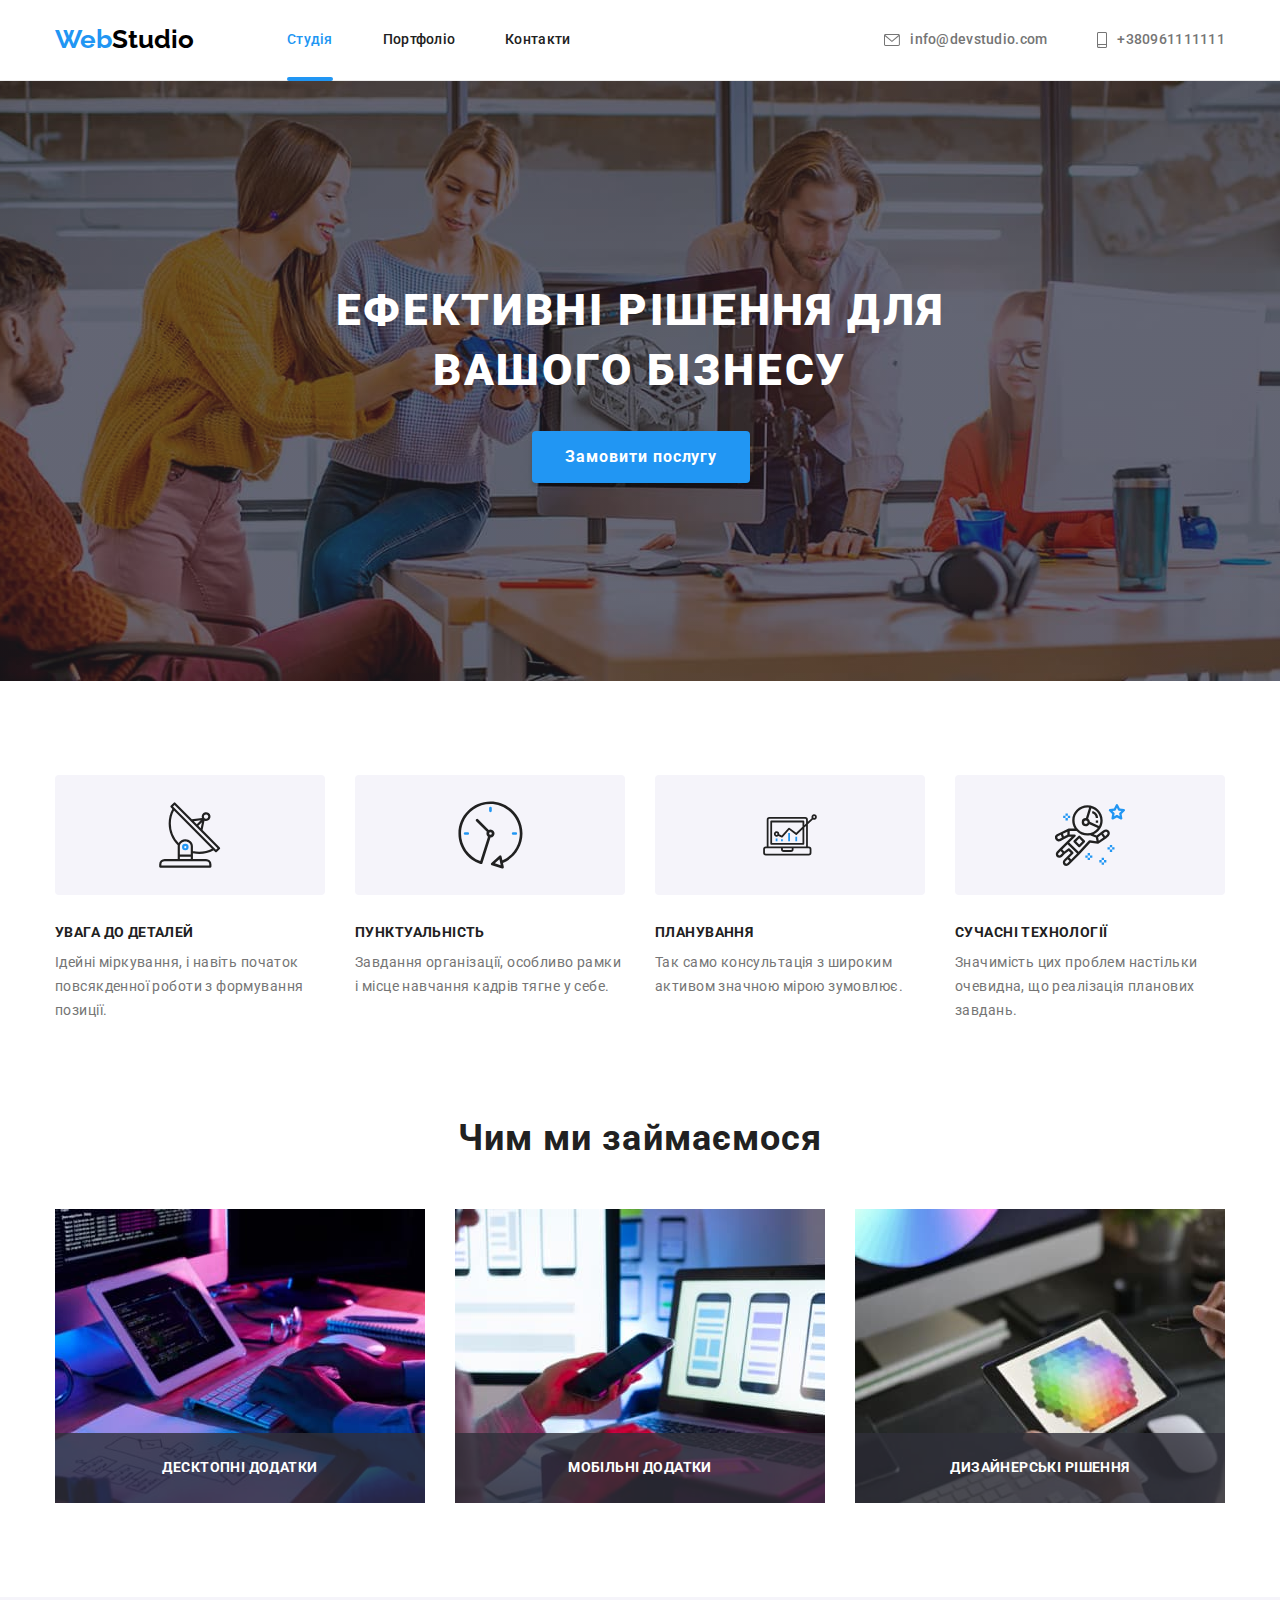
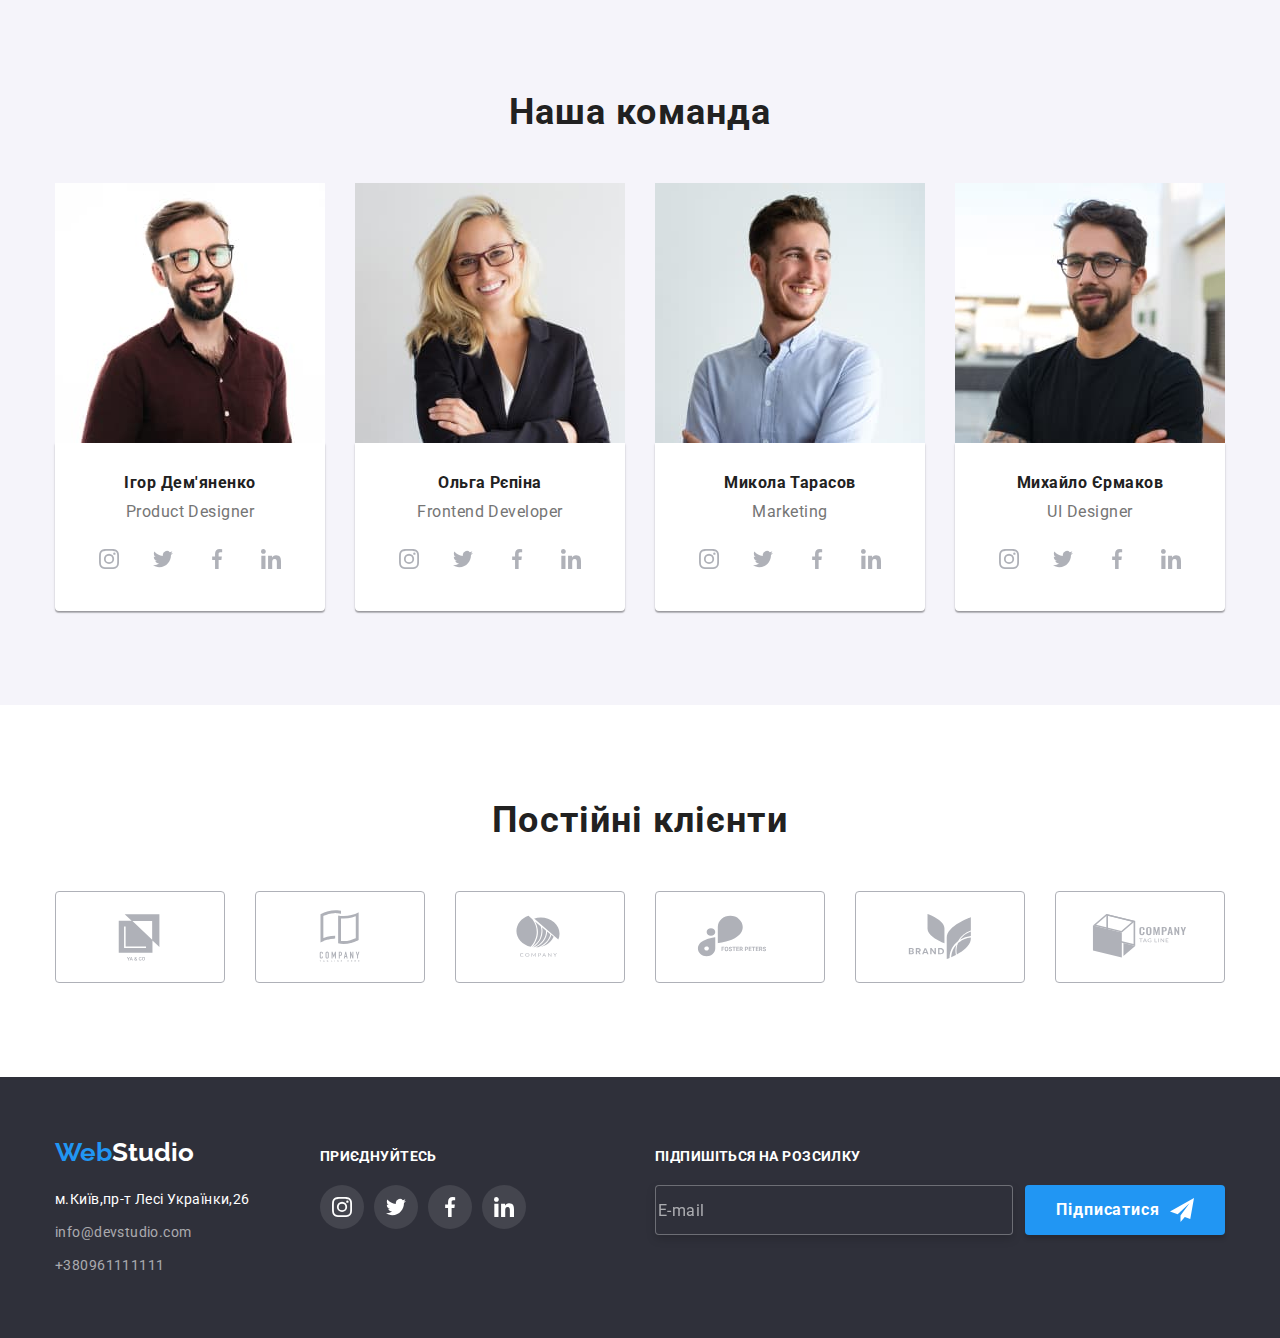
<file: index.html>
<!DOCTYPE html>
<html lang="uk">
  <head>
    <meta charset="UTF-8" />
    <meta http-equiv="X-UA-Compatible" content="IE=edge" />
    <meta name="viewport" content="width=device-width, initial-scale=1.0" />

    <link rel="preconnect" href="https://fonts.googleapis.com" />
    <link rel="preconnect" href="https://fonts.gstatic.com" crossorigin />
    <link
      href="https://fonts.googleapis.com/css2?family=Raleway:wght@700&family=Roboto:wght@400;500;700;900&display=swap"
      rel="stylesheet"
    />
    <link
      rel="stylesheet"
      href="https://cdnjs.cloudflare.com/ajax/libs/modern-normalize/1.1.0/modern-normalize.min.css"
    />
    <link rel="stylesheet" href="./css/styles.css" />
    <title>Web Studio</title>
  </head>
  <body>
    <header class="opening-section">
      <div class="container container-header">
        <nav class="navigation">
          <a lang="en" class="link logo-main" href="./index.html">
            <span class="logo">Web</span
            ><span class="logo-additional">Studio</span></a
          >
          <ul class="list header-contacts">
            <li class="header-items">
              <a href="./index.html" class="link nav-titles current link-nav">
                Студія</a
              >
            </li>
            <li>
              <a href="./portfolio.html" class="link nav-titles link-nav">
                Портфоліо
              </a>
            </li>

            <li>
              <a href="#" class="link nav-titles link-nav"> Контакти</a>
            </li>
          </ul>
        </nav>

        <ul class="list footer-contacts">
          <li>
            <a
              href="mailto:info@devstudio.com"
              class="link-contacts contacts-nav"
            >
              <svg class="contacts-icon envelope">
                <use
                  href="./images/icons.svg#icon-envelope"
                  width="16"
                  height="12"
                ></use>
              </svg>
              info@devstudio.com</a
            >
          </li>
          <li>
            <a href="tel:+380961111111" class="link-contacts contacts-nav">
              <svg class="contacts-icon smartphone">
                <use
                  href="./images/icons.svg#icon-smartphone"
                  width="10"
                  height="16"
                ></use>
              </svg>
              +380961111111</a
            >
          </li>
        </ul>
      </div>
    </header>

    <main>
      <section class="hero-section overlay">
        <div class="container">
          <h1 class="hero-title">Ефективні рішення для вашого бізнесу</h1>
          <button type="button" class="button" data-modal-open>Замовити послугу</button>
        </div>
      </section>
      <section class="benefits-section">
        <div class="container">
          <h2 class="visually-hidden">Наші переваги</h2>

          <ul class="list features">
            <li class="features-items">
              <div class="benefits">
                <svg class="benefits-icon antenna">
                  <use
                    href="./images/icons.svg#icon-antenna"
                    width="65.32"
                    height="70"
                  ></use>
                </svg>
              </div>

              <h3 class="features-title">Увага до деталей</h3>

              <p class="discription">
                Ідейні міркування, і навіть початок повсякденної роботи з
                формування позиції.
              </p>
            </li>

            <li class="features-items">
              <div class="benefits">
                <svg class="benefits-icon clock">
                  <use
                    href="./images/icons.svg#icon-clock"
                    width="66.96"
                    height="70"
                  ></use>
                </svg>
              </div>
              <h3 class="features-title">Пунктуальність</h3>

              <p class="discription">
                Завдання організації, особливо рамки і місце навчання кадрів
                тягне у себе.
              </p>
            </li>

            <li class="features-items">
              <div class="benefits">
                <svg class="benefits-icon diagram">
                  <use
                    href="./images/icons.svg#icon-diagram"
                    width="70"
                    height="53.69"
                  ></use>
                </svg>
              </div>
              <h3 class="features-title">Планування</h3>

              <p class="discription">
                Так само консультація з широким активом значною мірою зумовлює.
              </p>
            </li>

            <li class="features-items">
              <div class="benefits">
                <svg class="benefits-icon astronaut">
                  <use
                    href="./images/icons.svg#icon-astronaut"
                    width="70"
                    height="70"
                  ></use>
                </svg>
              </div>

              <h3 class="features-title">Сучасні технології</h3>

              <p class="discription">
                Значимість цих проблем настільки очевидна, що реалізація
                планових завдань.
              </p>
            </li>
          </ul>
        </div>
      </section>
      <section class="activity-section">
        <div class="container">
          <h2 class="section-title">Чим ми займаємося</h2>
          <ul class="list activity">
            <li class="activity-item">
              <img class="activity-image"
                src="./images/activity1.jpg"
                alt="людина працює за комп'ютером"
                width="370"
                height="294"
          
              />
              <div class="activity-bonus">
                <h3 class="activity-title">Десктопні додатки</h3>
              </div>
            </li>

            <li class="activity-item">
              <img
                src="./images/activity2.jpg"
                alt="людина за комп'ютером з телефоном в руках"
                width="370"
                height="294"
                
              />
               <div class="activity-bonus">
                <h3 class="activity-title">Мобільні додатки</h3>
              </div>
            </li>

            <li class="activity-item">
              <img
                src="./images/activity3.jpg"
                alt="людина з планшетом в руках"
                width="370"
                height="294"
              />
              <div class="activity-bonus">
                <h3 class="activity-title">Дизайнерські рішення</h3>
              </div>
            </li>
          </ul>
        </div>
      </section>
      <section class="section-team">
        <div class="container team-container">
          <h2 class="team-title">Наша команда</h2>
          <ul class="list team">
            <li class="team-card">
              <img
                src="./images/teamcard.jpg"
                alt="дизайнер"
                width="270"
                height="260"
              />
              <div class="team-item">
                <h3 class="person-title">Ігор Дем'яненко</h3>
                <p class="post-title">Product Designer</p>
                <ul class="soc-list">
                  <li class="soc-item">
                    <a href="" class="soc-link">
                      <svg class="soc-icon">
                        <use
                          href="./images/icons.svg#icon-instagram"
                          width="20"
                          height="20"
                        ></use>
                      </svg>
                    </a>
                  </li>
                  <li class="soc-item">
                    <a href="" class="soc-link">
                      <svg class="soc-icon">
                        <use
                          href="./images/icons.svg#icon-twitter"
                          width="20"
                          height="20"
                        ></use>
                      </svg>
                    </a>
                  </li>
                  <li class="soc-item">
                    <a href="" class="soc-link">
                      <svg class="soc-icon">
                        <use
                          href="./images/icons.svg#icon-facebook"
                          width="20"
                          height="20"
                        ></use>
                      </svg>
                    </a>
                  </li>
                  <li class="soc-item">
                    <a href="" class="soc-link">
                      <svg class="soc-icon">
                        <use
                          href="./images/icons.svg#icon-linkedin"
                          width="20"
                          height="20"
                        ></use>
                      </svg>
                    </a>
                  </li>
                </ul>
              </div>
            </li>
            <li class="team-card">
              <img
                src="./images/teamcard2.jpg"
                alt="фронтенд розробник"
                width="270"
                height="260"
              />
              <div class="team-item">
                <h3 class="person-title">Ольга Рєпіна</h3>
                <p class="post-title">Frontend Developer</p>
                <ul class="soc-list">
                  <li class="soc-item">
                    <a href="" class="soc-link">
                      <svg class="soc-icon">
                        <use
                          href="./images/icons.svg#icon-instagram"
                          width="20"
                          height="20"
                        ></use>
                      </svg>
                    </a>
                  </li>
                  <li class="soc-item">
                    <a href="" class="soc-link">
                      <svg class="soc-icon">
                        <use
                          href="./images/icons.svg#icon-twitter"
                          width="20"
                          height="20"
                        ></use>
                      </svg>
                    </a>
                  </li>
                  <li class="soc-item">
                    <a href="" class="soc-link">
                      <svg class="soc-icon">
                        <use
                          href="./images/icons.svg#icon-facebook"
                          width="20"
                          height="20"
                        ></use>
                      </svg>
                    </a>
                  </li>
                  <li class="soc-item">
                    <a href="" class="soc-link">
                      <svg class="soc-icon">
                        <use
                          href="./images/icons.svg#icon-linkedin"
                          width="20"
                          height="20"
                        ></use>
                      </svg>
                    </a>
                  </li>
                </ul>
              </div>
            </li>

            <li class="team-card">
              <img
                src="./images/teamcard3.jpg"
                alt="маркетолог"
                width="270"
                height="260"
              />
              <div class="team-item">
                <h3 class="person-title">Микола Тарасов</h3>
                <p class="post-title">Marketing</p>
                <ul class="soc-list">
                  <li class="soc-item">
                    <a href="" class="soc-link">
                      <svg class="soc-icon">
                        <use
                          href="./images/icons.svg#icon-instagram"
                          width="20"
                          height="20"
                        ></use>
                      </svg>
                    </a>
                  </li>
                  <li class="soc-item">
                    <a href="" class="soc-link">
                      <svg class="soc-icon">
                        <use
                          href="./images/icons.svg#icon-twitter"
                          width="20"
                          height="20"
                        ></use>
                      </svg>
                    </a>
                  </li>
                  <li class="soc-item">
                    <a href="" class="soc-link">
                      <svg class="soc-icon">
                        <use
                          href="./images/icons.svg#icon-facebook"
                          width="20"
                          height="20"
                        ></use>
                      </svg>
                    </a>
                  </li>
                  <li class="soc-item">
                    <a href="" class="soc-link">
                      <svg class="soc-icon">
                        <use
                          href="./images/icons.svg#icon-linkedin"
                          width="20"
                          height="20"
                        ></use>
                      </svg>
                    </a>
                  </li>
                </ul>
              </div>
            </li>
            <li class="team-card">
              <img
                src="./images/teamcard4.jpg"
                alt="дизайнер інтерфейсу"
                width="270"
                height="260"
              />
              <div class="team-item">
                <h3 class="person-title">Михайло Єрмаков</h3>
                <p class="post-title">UI Designer</p>
                <ul class="soc-list">
                  <li class="soc-item">
                    <a href="" class="soc-link">
                      <svg class="soc-icon">
                        <use
                          href="./images/icons.svg#icon-instagram"
                          width="20"
                          height="20"
                        ></use>
                      </svg>
                    </a>
                  </li>
                  <li class="soc-item">
                    <a href="" class="soc-link">
                      <svg class="soc-icon">
                        <use
                          href="./images/icons.svg#icon-twitter"
                          width="20"
                          height="20"
                        ></use>
                      </svg>
                    </a>
                  </li>
                  <li class="soc-item">
                    <a href="" class="soc-link">
                      <svg class="soc-icon">
                        <use
                          href="./images/icons.svg#icon-facebook"
                          width="20"
                          height="20"
                        ></use>
                      </svg>
                    </a>
                  </li>
                  <li class="soc-item">
                    <a href="" class="soc-link">
                      <svg class="soc-icon">
                        <use
                          href="./images/icons.svg#icon-linkedin"
                          width="20"
                          height="20"
                        ></use>
                      </svg>
                    </a>
                  </li>
                </ul>
              </div>
            </li>
          </ul>
        </div>
      </section>
      <section class="clients-section">
        <div class="container">
          <h2 class="clients-title">Постійні клієнти</h2>
          <ul class="clients-list">
            <li class="clients-item">
              <a href="" class="client-link">
                <svg class="clients-icon">
                  <use
                    href="./images/icons.svg#icon-logo1"
                    width="106"
                    height="60"
                  ></use>
                </svg>
              </a>
            </li>
            <li class="clients-item">
              <a href="" class="client-link">
                <svg class="clients-icon">
                  <use
                    href="./images/icons.svg#icon-logo2"
                    width="106"
                    height="60"
                  ></use>
                </svg>
              </a>
            </li>
            <li class="clients-item">
              <a href="" class="client-link">
                <svg class="clients-icon">
                  <use
                    href="./images/icons.svg#icon-logo3"
                    width="106"
                    height="60"
                  ></use>
                </svg>
              </a>
            </li>
            <li class="clients-item">
              <a href="" class="client-link">
                <svg class="clients-icon">
                  <use
                    href="./images/icons.svg#icon-logo4"
                    width="106"
                    height="60"
                  ></use>
                </svg>
              </a>
            </li>
            <li class="clients-item">
              <a href="" class="client-link">
                <svg class="clients-icon">
                  <use
                    href="./images/icons.svg#icon-Logo5"
                    width="106"
                    height="60"
                  ></use>
                </svg>
              </a>
            </li>
            <li class="clients-item">
              <a href="" class="client-link">
                <svg class="clients-icon">
                  <use
                    href="./images/icons.svg#icon-Logo-20-1"
                    width="106"
                    height="60"
                  ></use>
                </svg>
              </a>
            </li>
          </ul>
        </div>
      </section>
    </main>

    <footer class="footer-color">
      <div class="container box-third">
        <div class="box-third">
          <div class="box-first">
            <div class="logo-footer">
              <a lang="en" href="./index.html" class="link">
                <span class="logo">Web</span
                ><span class="specific-logo">Studio</span></a
              >
            </div>
            <address>
              <ul class="list footer-nav">
                <li class="footer-item">
                  <a
                    class="link link-map"
                    href="https://goo.gl/maps/CPtrU1FHBa2aNyZL9"
                    target="_blank"
                    rel="noopener noreferrer nofollow"
                  >
                    м.Київ,пр-т Лесі Українки,26</a
                  >
                </li>
                <li class="footer-item">
                  <a class="link-footer" href="mailto:info@devstudio.com"
                    >info@devstudio.com</a
                  >
                </li>
                <li class="footer-item">
                  <a class="link-footer" href="tel:+380961111111"
                    >+380961111111</a
                  >
                </li>
              </ul>
            </address>
          </div>
          <div class="box-second">
            <p class="footer-title">приєднуйтесь</p>

            <ul class="net-list">
              <li class="net-item">
                <a href="" class="net-links">
                  <svg class="net-icons">
                    <use
                      href="./images/icons.svg#icon-instagram"
                      width="20"
                      height="20"
                    ></use>
                  </svg>
                </a>
              </li>
              <li class="net-item">
                <a href="" class="net-links">
                  <svg class="net-icons">
                    <use
                      href="./images/icons.svg#icon-twitter"
                      width="20"
                      height="20"
                    ></use>
                  </svg>
                </a>
              </li>
              <li class="net-item">
                <a href="" class="net-links">
                  <svg class="net-icons">
                    <use
                      href="./images/icons.svg#icon-facebook"
                      width="20"
                      height="20"
                    ></use>
                  </svg>
                </a>
              </li>
              <li class="net-item">
                <a href="" class="net-links">
                  <svg class="net-icons">
                    <use
                      href="./images/icons.svg#icon-linkedin"
                      width="20"
                      height="20"
                    ></use>
                  </svg>
                </a>
              </li>
            </ul>
      
        </div>
      </div>
      <div class="box-fourth">
      <p class="action-title">Підпишіться на розсилку</p>
      
      <form  class="footer-form">
<label class="footer-label" for="mail"></label>
<input type="email" id="mail" name="user-email" class="field-footer" placeholder="E-mail">

<button type="submit" class="button-footer">
Підписатися
<svg class="footer-icon">
  <use href="./images/icons.svg#icon-icon-send-3-1" width="24" height="24"></use>
</svg>
</button>
</div>
      </form>
    </footer>
    <div class="backdrop is-hidden" data-modal>
      <div class="modal">
        
        <button data-modal-close class="close-button">
          <svg class="close-btn" width="18" height="18"><use href="./images/icons.svg#icon-close-black-18dp-2-1-1" ></use></svg></button>
    <form action="" class="form-modal">
        <p class="modal-title">Залиште свої дані, ми вам передзвонимо</p>
        <div class="person-data-container">
<label for="person-name" class="person-data">Ім'я</label>
<div class="icon-wrapper">
<input type="text" id="person-name" name="person-name" class="field">
<svg class="icon-data" width="12" height="12"><use href="./images/icons.svg#icon-person-black-18dp"></use></svg>

</div>
</div>
<div class="person-data-container">
<label for="person-tel" class="person-data">Телефон</label>
<div class="icon-wrapper">
<input type="tel" id="person-tel" name="person-tel" class="field">
<svg class="icon-data" width="12" height="12"><use href="./images/icons.svg#icon-phone-black-18dp"></use></svg>
</div>
</div>
<div class="person-data-container">
<label for="person-mail" class="person-data">Пошта</label>
<div class="icon-wrapper">
<input type="email" id="person-mail" name="person-mail" class="field">
<svg class="icon-data" width="12" height="12"><use href="./images/icons.svg#icon-email-black-18dp"></use></svg>

</div>
</div>
<div class="textarea-container">
<label for="comments" class="person-data">Коментар</label>
<textarea name="comments" id="comments" width="100%" height="120" class="comments-field" placeholder="Введіть текст"></textarea>
 </div>
<div class="checkbox-container">
 <label class="label-input">
    <input type="checkbox" class="input">
   <svg class="icon">
    <use href="./images/icons.svg#icon-icon-check-12-1"></use>
   </svg>
      
        Погоджуюся з розсилкою та приймаю  
          <a href="#" class="contract-link"> Умови договору</a>
</label>
</div>
<button type="submit" class="button-modal">Відправити</button>
      </form> 
     </div>
     </div>
        <script src="./js/modal.js"></script>
  </body>
</html>
</file>
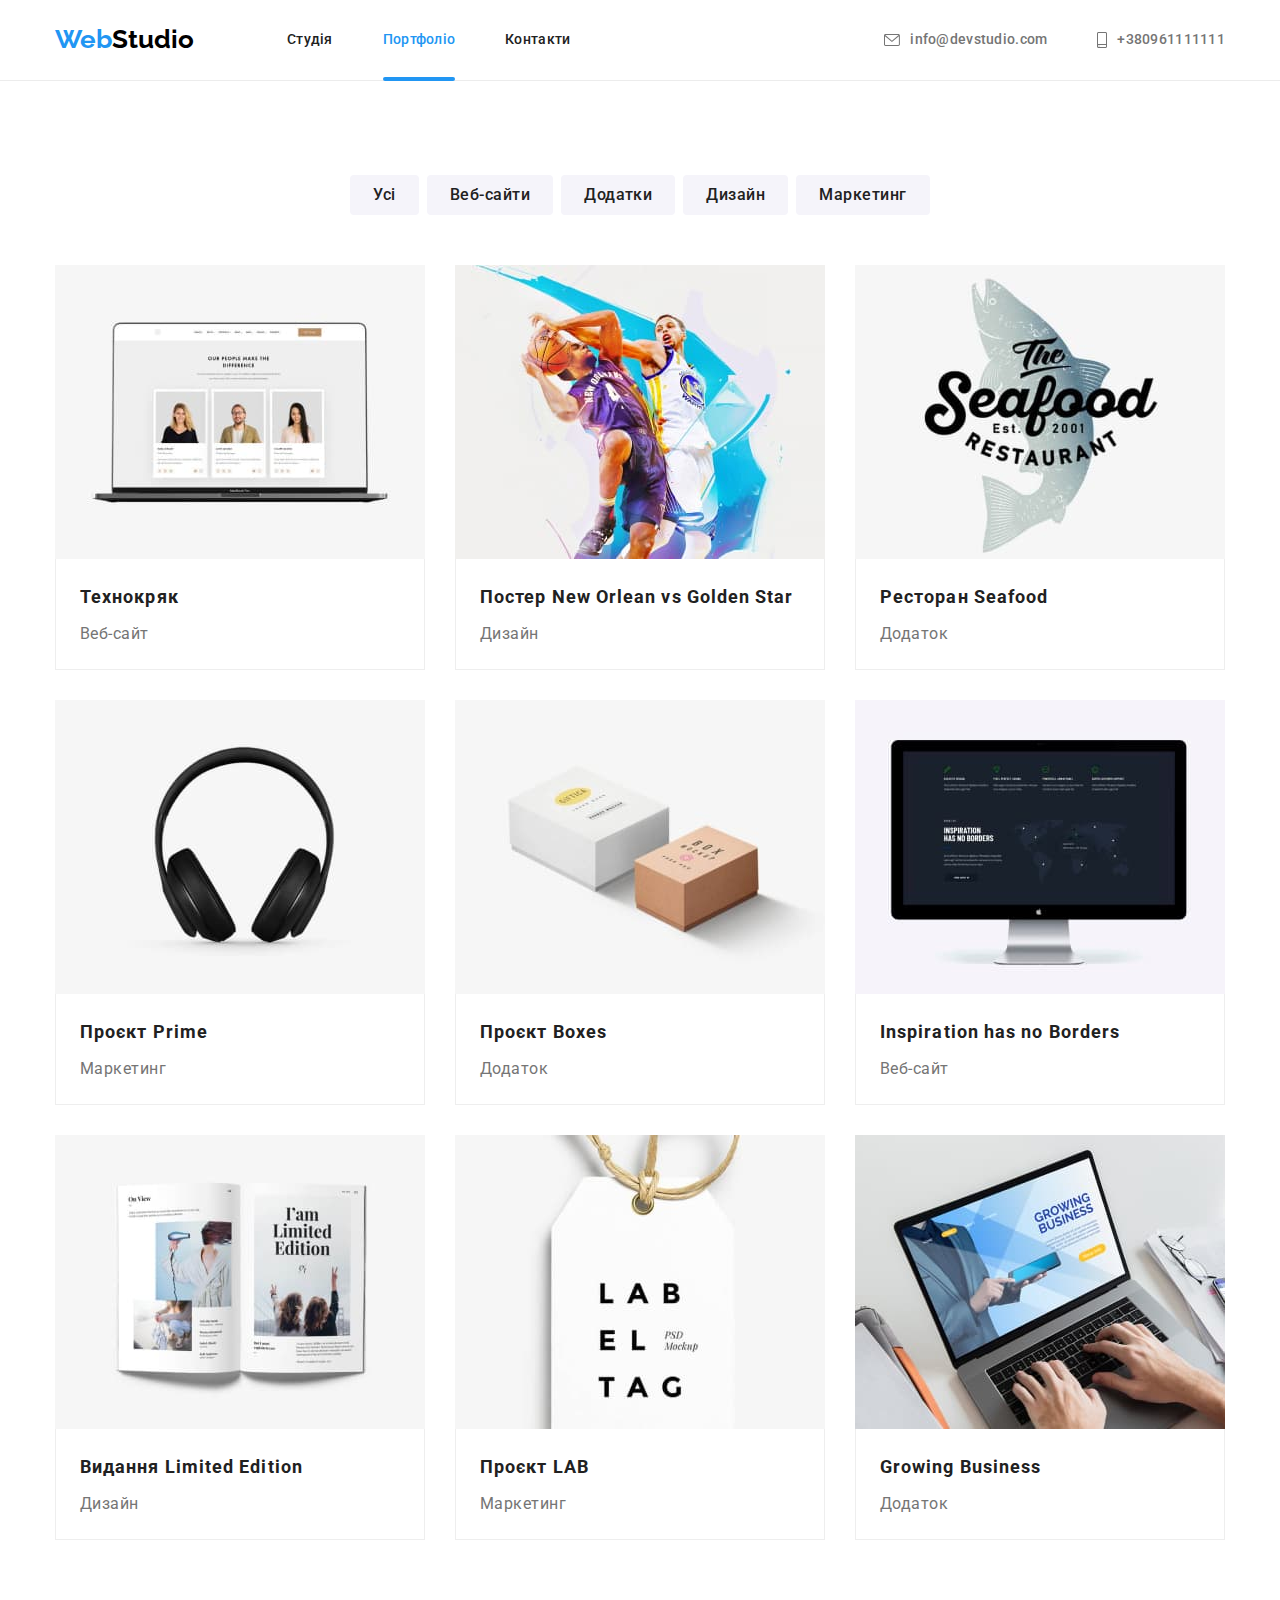
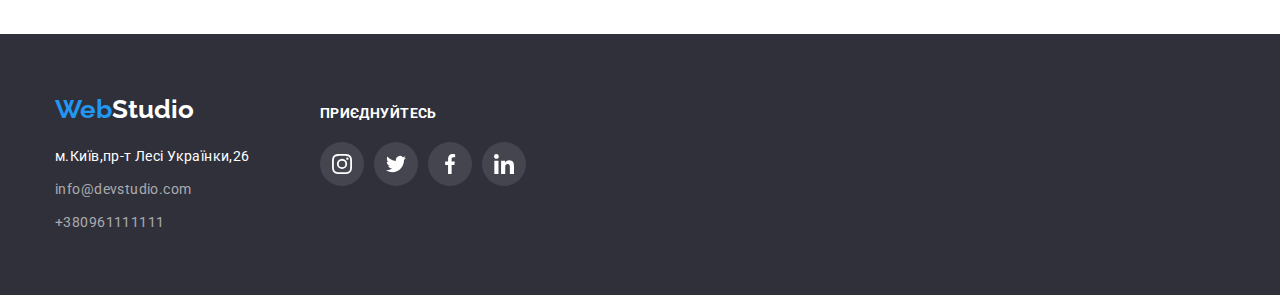
<file: portfolio.html>
<!DOCTYPE html>
<html lang="uk">
  <head>
    <meta charset="UTF-8" />
    <meta http-equiv="X-UA-Compatible" content="IE=edge" />
    <meta name="viewport" content="width=device-width, initial-scale=1.0" />

    <link rel="preconnect" href="https://fonts.googleapis.com" />
    <link rel="preconnect" href="https://fonts.gstatic.com" crossorigin />
    <link
      href="https://fonts.googleapis.com/css2?family=Raleway:wght@700&family=Roboto:wght@400;500;700;900&display=swap"
      rel="stylesheet"
    />
    <link
      rel="stylesheet"
      href="https://cdnjs.cloudflare.com/ajax/libs/modern-normalize/1.1.0/modern-normalize.min.css"
    />
    <link rel="stylesheet" href="./css/styles.css" />
    <title>Web Studio</title>
  </head>
  <body>
    <header class="opening-section">
      <div class="container container-header">
        <nav class="navigation">
          <a lang="en" class="link logo-main" href="./index.html">
            <span class="logo">Web</span
            ><span class="logo-additional">Studio</span></a
          >
          <ul class="list header-contacts">
            <li class="header-items">
              <a href="./index.html" class="link nav-titles link-nav">
                Студія</a
              >
            </li>
            <li>
              <a
                href="./portfolio.html"
                class="link nav-titles current link-nav"
              >
                Портфоліо
              </a>
            </li>

            <li>
              <a href="#" class="link nav-titles link-nav"> Контакти</a>
            </li>
          </ul>
        </nav>

        <ul class="list footer-contacts">
          <li>
            <a
              href="mailto:info@devstudio.com"
              class="link-contacts contacts-nav"
            >
              <svg class="contacts-icon envelope">
                <use
                  href="./images/icons.svg#icon-envelope"
                  width="16"
                  height="12"
                ></use>
              </svg>
              info@devstudio.com</a
            >
          </li>
          <li>
            <a href="tel:+380961111111" class="link-contacts contacts-nav">
              <svg class="contacts-icon smartphone">
                <use
                  href="./images/icons.svg#icon-smartphone"
                  width="10"
                  height="16"
                ></use>
              </svg>
              +380961111111</a
            >
          </li>
        </ul>
      </div>
    </header>

    <main>
      <section class="portfolio-section">
        <div class="container container-portfolio">
          <h1 class="visually-hidden">Портфоліо</h1>

          <ul class="list buttons-nav">
            <li>
              <button type="button" class="select-button button-item">
                Усі
              </button>
            </li>
            <li>
              <button type="button" class="select-button button-item">
                Веб-сайти
              </button>
            </li>

            <li>
              <button type="button" class="select-button button-item">
                Додатки
              </button>
            </li>
            <li>
              <button type="button" class="select-button button-item">
                Дизайн
              </button>
            </li>
            <li>
              <button type="button" class="select-button button-item">
                Маркетинг
              </button>
            </li>
          </ul>

          <ul class="list card-set">
            <li class="item">
              <a href="#" class="card-link link">
                <div class="card-image">
                  <img
                    class="card-img"
                    src="./images/technokryak.jpg"
                    width="370"
                    height="294"
                    alt="сайт компанії на екрані
                  ноутбуку"
                  />
                  <div class="card-overlay">
                    <p class="overlay-description">
                      Ресурс пропонує комплексні пропозиції з різним рівнем
                      функціоналу та сервісів. Все це дозволить відвідувачу
                      отримати вичерпні відомості про компанію чи приватну
                      особу.
                    </p>
                  </div>
                </div>

                <div class="card-title">
                  <h2 class="project-title">Технокряк</h2>
                  <p class="work-title">Веб-сайт</p>
                </div>
              </a>
            </li>

            <li class="item">
              <a href="#" class="card-link link">
                <div class="card-image">
                  <img
                    src="./images/poster.jpg"
                    width="370"
                    height="294"
                    alt="постер баскетбольного матчу двох команд"
                  />
                  <div class="card-overlay">
                    <p class="overlay-description">
                      Ресурс пропонує комплексні пропозиції з різним рівнем
                      функціоналу та сервісів. Все це дозволить відвідувачу
                      отримати вичерпні відомості про компанію чи приватну
                      особу.
                    </p>
                  </div>
                </div>

                <div class="card-title">
                  <h2 class="project-title">
                    Постер New Orlean vs Golden Star
                  </h2>
                  <p class="work-title">Дизайн</p>
                </div>
              </a>
            </li>
            <li class="item">
              <a href="#" class="card-link link">
                <div class="card-image">
                  <img
                    src="./images/restaurant.jpg"
                    width="370"
                    height="294"
                    alt="додаток ресторану"
                  />
                  <div class="card-overlay">
                    <p class="overlay-description">
                      Ресурс пропонує комплексні пропозиції з різним рівнем
                      функціоналу та сервісів. Все це дозволить відвідувачу
                      отримати вичерпні відомості про компанію чи приватну
                      особу.
                    </p>
                  </div>
                </div>

                <div class="card-title">
                  <h2 class="project-title">Ресторан Seafood</h2>
                  <p class="work-title">Додаток</p>
                </div>
              </a>
            </li>
            <li class="item">
              <a href="#" class="card-link link">
                <div class="card-image">
                  <img
                    src="./images/headphones.jpg"
                    width="370"
                    height="294"
                    alt="навушники"
                  />
                  <div class="card-overlay">
                    <p class="overlay-description">
                      Ресурс пропонує комплексні пропозиції з різним рівнем
                      функціоналу та сервісів. Все це дозволить відвідувачу
                      отримати вичерпні відомості про компанію чи приватну
                      особу.
                    </p>
                  </div>
                </div>

                <div class="card-title">
                  <h2 class="project-title">Проєкт Prime</h2>
                  <p class="work-title">Маркетинг</p>
                </div>
              </a>
            </li>
            <li class="item">
              <a href="#" class="card-link link">
                <div class="card-image">
                  <img
                    src="./images/boxes.jpg"
                    width="370"
                    height="294"
                    alt="коробки"
                  />
                  <div class="card-overlay">
                    <p class="overlay-description">
                      Ресурс пропонує комплексні пропозиції з різним рівнем
                      функціоналу та сервісів. Все це дозволить відвідувачу
                      отримати вичерпні відомості про компанію чи приватну
                      особу.
                    </p>
                  </div>
                </div>

                <div class="card-title">
                  <h2 class="project-title">Проєкт Boxes</h2>
                  <p class="work-title">Додаток</p>
                </div>
              </a>
            </li>
            <li class="item">
              <a href="#" class="card-link link">
                <div class="card-image">
                  <img src="./images/computer.jpg" alt="комп'ютер" />
                  <div class="card-overlay">
                    <p class="overlay-description">
                      Ресурс пропонує комплексні пропозиції з різним рівнем
                      функціоналу та сервісів. Все це дозволить відвідувачу
                      отримати вичерпні відомості про компанію чи приватну
                      особу.
                    </p>
                  </div>
                </div>

                <div class="card-title">
                  <h2 class="project-title">Inspiration has no Borders</h2>
                  <p class="work-title">Веб-сайт</p>
                </div>
              </a>
            </li>
            <li class="item">
              <a href="#" class="card-link link">
                <div class="card-image">
                  <img
                    src="./images/book.jpg"
                    width="370"
                    height="294"
                    alt="розгорнута книга"
                  />
                  <div class="card-overlay">
                    <p class="overlay-description">
                      Ресурс пропонує комплексні пропозиції з різним рівнем
                      функціоналу та сервісів. Все це дозволить відвідувачу
                      отримати вичерпні відомості про компанію чи приватну
                      особу.
                    </p>
                  </div>
                </div>

                <div class="card-title">
                  <h2 class="project-title">Видання Limited Edition</h2>
                  <p class="work-title">Дизайн</p>
                </div>
              </a>
            </li>
            <li class="item">
              <a href="#" class="card-link link">
                <div class="card-image">
                  <img
                    src="./images/label.jpg"
                    width="370"
                    height="294"
                    alt="бейджик"
                  />
                  <div class="card-overlay">
                    <p class="overlay-description">
                      Ресурс пропонує комплексні пропозиції з різним рівнем
                      функціоналу та сервісів. Все це дозволить відвідувачу
                      отримати вичерпні відомості про компанію чи приватну
                      особу.
                    </p>
                  </div>
                </div>

                <div class="card-title">
                  <h2 class="project-title">Проєкт LAB</h2>
                  <p class="work-title">Маркетинг</p>
                </div>
              </a>
            </li>
            <li class="item">
              <a href="#" class="card-link link">
                <div class="card-image">
                  <img
                    src="./images/hannds_on_computer.jpg"
                    width="370"
                    height="294"
                    alt="руки на клавіатурі ноутбуку"
                  />
                  <div class="card-overlay">
                    <p class="overlay-description">
                      Ресурс пропонує комплексні пропозиції з різним рівнем
                      функціоналу та сервісів. Все це дозволить відвідувачу
                      отримати вичерпні відомості про компанію чи приватну
                      особу.
                    </p>
                  </div>
                </div>

                <div class="card-title">
                  <h2 class="project-title">Growing Business</h2>
                  <p class="work-title">Додаток</p>
                </div>
              </a>
            </li>
          </ul>
        </div>
      </section>
    </main>

    <footer class="footer-color">
      <div class="container container-footer">
        <div class="box-third">
          <div class="box-first">
            <div class="logo-footer">
              <a lang="en" href="./index.html" class="link">
                <span class="logo">Web</span
                ><span class="specific-logo">Studio</span></a
              >
            </div>
            <address>
              <ul class="list footer-nav">
                <li class="footer-item">
                  <a
                    class="link link-map"
                    href="https://goo.gl/maps/CPtrU1FHBa2aNyZL9"
                    target="_blank"
                    rel="noopener noreferrer nofollow"
                  >
                    м.Київ,пр-т Лесі Українки,26</a
                  >
                </li>
                <li class="footer-item">
                  <a class="link-footer" href="mailto:info@devstudio.com"
                    >info@devstudio.com</a
                  >
                </li>
                <li class="footer-item">
                  <a class="link-footer" href="tel:+380961111111"
                    >+380961111111</a
                  >
                </li>
              </ul>
            </address>
          </div>
          <div class="box-second">
            <p class="footer-title">приєднуйтесь</p>

            <ul class="net-list">
              <li class="net-item">
                <a href="" class="net-links">
                  <svg class="net-icons">
                    <use
                      href="./images/icons.svg#icon-instagram"
                      width="20"
                      height="20"
                    ></use>
                  </svg>
                </a>
              </li>
              <li class="net-item">
                <a href="" class="net-links">
                  <svg class="net-icons">
                    <use
                      href="./images/icons.svg#icon-twitter"
                      width="20"
                      height="20"
                    ></use>
                  </svg>
                </a>
              </li>
              <li class="net-item">
                <a href="" class="net-links">
                  <svg class="net-icons">
                    <use
                      href="./images/icons.svg#icon-facebook"
                      width="20"
                      height="20"
                    ></use>
                  </svg>
                </a>
              </li>
              <li class="net-item">
                <a href="" class="net-links">
                  <svg class="net-icons">
                    <use
                      href="./images/icons.svg#icon-linkedin"
                      width="20"
                      height="20"
                    ></use>
                  </svg>
                </a>
              </li>
            </ul>
          </div>
        </div>
      </div>
    </footer>
  </body>
</html>
</file>
<file: css/styles.css>
:root {
    --base-color: #212121;
    --additional-color: #2196F3;
    --accent-color: #000000;
    --text-color: #757575;
    --attribute-color: #FFFFFF;
    --section-color: #2F303A;
    --contacts-color: rgba(255, 255, 255, 0.6);
    --button-color: #F5F4FA;
    --portfolio-color: #F5F5F5;
    --button-active: #188CE8;
    --border-color: #ECECEC;
    --secondary-border: #EEEEEE;
    --icon-color:#AFB1B8;
    --background-icon:rgba(255, 255, 255, 0.1);
    --transition-timing-function: cubic-bezier(0.4,0, 0.2, 1);
    --transition-duration: 250ms;
}

body {

    font-family: 'Roboto', sans-serif;
 
    font-weight: 500;
    color: var(--base-color);
    background-color: var(--attribute-color);


}

.opening-section {
    background-color: var(--attribute-color);
    border-bottom: 1px solid var(--border-color);
}

.logo {
    font-family: 'Raleway', sans-serif;
    font-style: normal;
    font-weight: 700;
    font-size: 26px;
    line-height: 1.19;
    text-decoration: none;
    color: var(--additional-color);


}

.logo-additional {
    font-family: 'Raleway', sans-serif;
    font-style: normal;
    font-weight: 700;
    font-size: 26px;
    line-height: 1.19;
    text-decoration: none;
    color: var(--accent-color);


}

.specific-logo {
    font-family: 'Raleway', sans-serif;
    font-style: normal;
    font-weight: 700;
    font-size: 26px;
    line-height: 1.19;
    color: var(--attribute-color)
}

a {
    text-decoration: none;

}

.link {
    text-decoration: none;
}

.nav-titles {

  
    font-size: 14px;
    letter-spacing: 0.02em;
    line-height: 1.14;
    color: var(--base-color);
transition-property:  color;
transition-duration: var(--transition-duration);
transition-timing-function: var(--transition-timing-function);

}

.nav-titles:hover,
.nav-titles:focus {
    color: var(--additional-color);
}

.link-contacts {
    font-family: 'Roboto';
    font-weight: 500;
    font-size: 14px;
    line-height: 1.14;
    letter-spacing: 0.02em;
    color: var(--text-color);
transition-property: color;
transition-duration: var(--transition-duration);
transition-timing-function: var(--transition-timing-function);
}

.link-contacts:hover,
.link-contacts:focus {
    color: var(--additional-color);
}
.link-contacts:focus .contacts-icon{
    fill: var(--additional-color);
}
.link-contacts:hover .contacts-icon{
    fill: var(--additional-color);
}
.contacts-icon{
    transition-property: fill;
    transition-duration: var(--transition-duration);
    transition-timing-function: var(--transition-timing-function);
}
.link-footer {
    font-style: normal;
    font-weight: 400;
    font-size: 14px;
    line-height: 1.71;
    letter-spacing: 0.03em;
    color: var(--contacts-color);
    transition-property: color;
    transition-duration:var(--transition-duration);
    transition-timing-function: var(--transition-timing-function);

}

.link-footer:hover,
.link-footer:focus {
    color: var(--additional-color);
}

.list {
    list-style-type: none;
}

.hero-section {
    background-color: var(--section-color);
}

.current.link-nav {
    position: relative;
    color: var(--additional-color);
}

.current::after{
    content: " ";
    position: absolute;
    bottom:-1px;
    left: 0;
    width: 100%;
    height: 4px;
    background: var(--additional-color);
    border-radius: 2px;
}
.link-map {
    font-style: normal;
    font-weight: 400;
    font-size: 14px;
    line-height: 1.71;
    letter-spacing: 0.03em;
    color: var(--attribute-color);
}

.hero-section {
    background-color: var(--section-color);
    padding: 200px 0;

}

.hero-title {
    font-weight: 900;
    font-size: 44px;
    line-height: 1.36;
    letter-spacing: 0.06em;
    text-transform: uppercase;
    color: var(--attribute-color);
    margin: 0 auto 30px auto;
    width: 696px;
    text-align: center;

}

.button {
    display: inline-block;
    margin-left: 477px;
    margin-right: 477px;
    text-align: center;
    border-radius: 4px;
    min-width: 215px;
    box-shadow: 0px 4px 4px rgba(0, 0, 0, 0.15);
    padding: 10px 32px;
    border: 1px solid transparent;
    white-space: nowrap;
    font-family: inherit;
    font-weight: 700;
    font-size: 16px;
    line-height: 1.87;
    letter-spacing: 0.06em;
    background-color: var(--additional-color);
    color: var(--attribute-color);
    cursor: pointer;
   transition-property: background-color;
   transition-duration: var(--transition-duration);
   transition-timing-function: var(--transition-timing-function);
}

.button:hover,
.button:focus {
    background-color: var(--button-active);
}

.select-button {
    font-family: inherit;
    font-size: 16px;
    font-weight: 500;
    line-height: 1.63;
    letter-spacing: 0.03em;
    background-color: var(--button-color);
    color: var(--base-color);
    cursor: pointer;
    display: inline-block;
    border-radius: 4px;
    border: 1px solid transparent;
    padding: 6px 22px;
    transition-property: background-color, color, box-shadow;
    transition-duration: var(--transition-duration);
    transition-timing-function: var(--transition-timing-function);

}

.select-button:hover,
.select-button:focus {
    background-color: var(--additional-color);
    color: var(--attribute-color);
    
    box-shadow: 0px 3px 1px rgba(0, 0, 0, 0.1), 0px 1px 2px rgba(0, 0, 0, 0.08), 0px 2px 2px rgba(0, 0, 0, 0.12);
}

.visually-hidden {
    position: absolute;
    width: 1px;
    height: 1px;
    margin: -1px;
    padding: 0;
    overflow: hidden;
    border: 0;
    clip: rect(0 0 0 0);
}

.features-title {
    font-weight: 700;
    font-size: 14px;
    line-height: 1.14;
    letter-spacing: 0.03em;
    text-transform: uppercase;
    margin-top: 0px;
    margin-bottom: 10px;

}

.discription {
    font-weight: 400;
    font-size: 14px;
    line-height: 1.71;
    letter-spacing: 0.03em;
    color: var(--text-color);
}

.section-team {
    background-color: var(--button-color);
}

.section-title {
    font-weight: 700;
    font-size: 36px;
    line-height: 1.17;
    letter-spacing: 0.03em;
    text-align: center;
    margin-top: 0;
    margin-bottom: 50px;
    text-align: center;
}

.team-title {
    font-weight: 700;
    font-size: 36px;
    line-height: 1.17;
    letter-spacing: 0.03em;
    margin-top: 0;
    margin-bottom: 50px;
    text-align: center;
}


.person-title {
    font-size: 16px;
    line-height: 1.19;
    letter-spacing: 0.03em;
    margin-top: 0px;
    margin-bottom: 10px;

}

.post-title {
    font-weight: 400;
    font-size: 16px;
    line-height: 1.19;
    letter-spacing: 0.03em;
    color: var(--text-color);
}

.project-title {
    font-weight: 700;
    font-size: 18px;
    line-height: 2;
    letter-spacing: 0.06em;
    color: var(--base-color);
    margin-top: 0px;
    margin-bottom: 4px;

}

.work-title {
    font-weight: 400;
    font-size: 16px;
    line-height: 1.87;
    letter-spacing: 0.03em;
    color: var(--text-color);
}

.footer-color {
    background-color: var(--section-color);
    padding: 60px 0px;
}

h1,
h2.h3,
h4,
h5,
h6,
p,
ul {
    margin: 0;
    padding: 0;
}

img {
    display: block;
    max-width: 100%;
    height: auto;
}

.logo-main {
    margin: 24px 93px 25px 0px;
}

.navigation {
    margin-right: auto;
    display: flex;
}

.link-nav {
    padding: 32px 0;
    display: block;
}
.envelope{
    width: 16px;
    height: 12px;
    fill: var(--text-color);
    
    margin-right: 10px;
}
.smartphone{
    width:10px;
    height: 16px;
    fill: var(--text-color);
    margin-right: 10px;
}
.contacts-nav {
    padding: 32px 0;
    display: flex;
    align-items: center;
    
}

.container {
    width: 1200px;
    padding: 0px 15px;
    margin: 0 auto;
}

.container-header {
    display: flex;

    align-items: center;

}

.header-contacts {
    
    display: flex;
    gap: 50px;
    justify-content: space-between;

}

.footer-contacts {
    display: flex;
 gap: 50px;
   

}

.overlay {
    max-width: 1600px;
    height: 600px;
    margin-left: auto;
    margin-right: auto;
   
    background-image:linear-gradient(to right, rgba(47, 48, 58, 0.4),rgba(47, 48, 58, 0.4)),
        url(../images/hero.jpg);
    background-repeat: no-repeat;
    background-position: center;
    background-size: cover;
}

.features {
    display: flex;
    gap: 30px;
}

.features-items {
    width: 270px;
}

.activity-section {
    padding: 0px 0px 94px 0px;
}

.activity {
    display: flex;
    gap: 30px;

}

.activity-item {
    width: 370px;
position: relative;
}

.activity-bonus{
    position: absolute;
    left: 0;
    right: 0;
    bottom: 0;
    width: 370px;
    height: 70px;
    display: flex;
    align-items: center;
    justify-content: center;
    background-color: rgba(47, 48, 58, 0.8);
}
.activity-title{
    margin: 0;
    font-weight: 700;
        font-size: 14px;
        line-height: 1.14;
        text-align: center;
        letter-spacing: 0.03em;
        text-transform: uppercase;
        color: var(--attribute-color);
}
.section-team {
    padding: 94px 0px;
}

.team {
    display: flex;
    gap: 30px;
}

.team-card {
    width: 270px;

}

.team-item {
    width: 270px;
    padding-top: 30px;
    padding-bottom: 30px;
    gap: 30px;
    text-align: center;
    box-shadow: 0px 1px 3px rgba(0, 0, 0, 0.12), 0px 1px 1px rgba(0, 0, 0, 0.14), 0px 2px 1px rgba(0, 0, 0, 0.2);
    border-radius: 0px 0px 4px 4px;
    background: var(--attribute-color);
}

.footer-nav {
    display: flex;
    flex-direction: column;
    gap: 9px;
}

.logo-footer {
    margin-bottom: 20px;

}

.portfolio-section {
    padding: 94px 0px;
}

.buttons-nav {
    display: flex;
    margin-left: auto;
    margin-right: auto;
    margin-bottom: 50px;
    justify-content: center;
    gap: 8px;

}

.card-set {
    display: flex;
    flex-wrap: wrap;
    gap: 30px;
}

.item{
   width: 370px;  
}
.card-image{
  position: relative;
  overflow: hidden;
}
.card-overlay{
position: absolute;
top: 0;
left: 0;
background-color: rgba(33, 150, 243, 0.9);
width: 100%;
height: 100%;
transform: translateY(100%);
opacity: 0;
transition-property: opacity, transform, box-shadow;
transition-duration:var(--transition-duration);
transition-timing-function: var(--transition-timing-function);
}

.overlay-description{
padding: 63px 24px;
font-weight: 400;
font-size: 18px;
line-height: 1.56;
letter-spacing: 0.03em;
 color: var(--attribute-color);
}
.item:hover .card-overlay{
    transform: translateY(0%);
    opacity: 1;
    box-shadow: 0px 1px 1px rgba(0, 0, 0, 0.12), 0px 4px 4px rgba(0, 0, 0, 0.06), 1px 4px 6px rgba(0, 0, 0, 0.16);
}
.item:focus .card-overlay{
    transform: translateY(0%);
    opacity: 1;
    box-shadow: 0px 1px 1px rgba(0, 0, 0, 0.12), 0px 4px 4px rgba(0, 0, 0, 0.06), 1px 4px 6px rgba(0, 0, 0, 0.16);
}
.card-link{
    transition-property: box-shadow;
    transition-duration: var(--transition-duration);
    transition-timing-function: var(--transition-timing-function);
}
.card-link:hover .card-overlay{
box-shadow: 0px 1px 1px rgba(0, 0, 0, 0.12), 0px 4px 4px rgba(0, 0, 0, 0.06), 1px 4px 6px rgba(0, 0, 0, 0.16);
}
.card-link:focus .card-overlay{
box-shadow: 0px 1px 1px rgba(0, 0, 0, 0.12), 0px 4px 4px rgba(0, 0, 0, 0.06), 1px 4px 6px rgba(0, 0, 0, 0.16);
}


.card-title {
    padding: 20px 24px;
    border: 1px solid var(--secondary-border);
    border-top: none;
}

.benefits-section{
    padding: 94px 0px;
}

.box-icons{
display: flex;
    gap: 30px;
}

.benefits{
    display: flex;
    width: 270px;
    height: 120px;
    justify-content:center;
    align-items: center;
background-color: var(--button-color);
    margin-bottom: 30px;
    border-radius: 4px;
    
}
.benefits-icon.antenna{
    width: 65.32px;
    height: 70px;
}
.benefits-icon.clock{
    width: 66.96px;
    height: 70px;
}
.benefits-icon.diagram{
width: 70px;
height: 53.69px;
}
.benefits-icon.astronaut{
    width: 70px;
    height: 70px;
}
.soc-list{
    list-style-type: none;
    display: flex;
    gap:10px;
    margin-top: 16px;
    justify-content: center;
}
.soc-item{
    
    width: 44px;
    height: 44px;

}
.soc-link{
 display: flex;
 width: 44px;
 height: 44px;
 background-color:var(--attribute-color);
 border-radius: 50%;
 justify-content: center;
 align-items: center;
 transition-property: fill, background-color;
 transition-duration: var(--transition-duration);
 transition-timing-function: var(--transition-timing-function);
}
.soc-icon{
    width: 20px;
    height: 20px;
    fill: var(--icon-color);
}
.soc-link:hover{
    background-color: var(--additional-color);
}
.soc-link:focus{
background-color: var(--additional-color);
}
.soc-link:hover .soc-icon{
    fill: var(--attribute-color);
}
.soc-link:focus .soc-icon{
fill: var(--attribute-color);
}

.clients-section{
    padding: 94px 0px;
}
.clients-list{
    list-style-type: none;
    display: flex;
    gap:30px;
}
.client-link{
    display:flex;
    width: 170px;
    height: 92px;
    border: 1px solid var(--icon-color);
    border-radius: 4px;
    justify-content: center;
    align-items: center;
fill: var(--icon-color);
transition-property: border;
transition-duration: var(--transition-duration);
transition-timing-function: var(--transition-timing-function);
}
.clients-icon{
    display: block;
    width: 106px;
    height: 60px;
   
      transition-property: fill;
      transition-duration: var(--transition-duration);
      transition-timing-function: var(--transition-timing-function);
}
.clients-title{
 margin-top: 0px;
 margin-bottom: 50px;
   text-align: center;
        font-weight: 700;
        font-size: 36px;
        line-height: 1.17;
        text-align: center;
        letter-spacing: 0.03em;
    
        color: var(--base-color)
    }

.client-link:hover {
    border: 1px solid var(--additional-color);
    fill: var(--additional-color);
}
.client-link:focus {
    border: 1px solid var(--additional-color);
    fill: var(--additional-color);
    
}

.client-link:hover .clients-icon {
    fill: var(--additional-color);
}
.client-link:focus .client-icon {
    fill: var(--additional-color);
}  


.footer-title{
 font-weight: 700;
font-size: 14px;
line-height: 1.14;
letter-spacing: 0.03em;
text-transform: uppercase;
color: var(--attribute-color);
margin-bottom: 20px;
margin-right: 183px;
}
.net-list{
    list-style-type: none;
    display: flex;
    gap: 10px;
}
.net-item{
width: 44px;
  height: 44px;  
}
.net-links{
display: flex;
width: 44px;
    height: 44px;
    border-radius: 50%;
    background-color:var(--background-icon);
    justify-content: center;
    align-items: center;
  
    fill: var(--attribute-color);
    transition-property: background-color;
    transition-duration: var(--transition-duration);
    transition-timing-function: var(--transition-timing-function);
}
.net-icons{
    display: block;
    width: 20px;
    height: 20px;
}
.net-links:hover{
background-color: var(--additional-color);
}
.net-links:focus{
    background-color: var(--additional-color);
}
.box-second{
    margin-left: 70px;
}
.box-third{
    display: flex;
    align-items: baseline;
}
.box-fourth{
   
    margin-left: auto;
    gap: 12px;
}
.button-footer{
display: flex;
width: 200px;
height: 50px;
border: 1px solid transparent;
box-shadow: 0px 4px 4px rgba(0, 0, 0, 0.15);
background-color: var(--additional-color);
color: var(--attribute-color);
align-items: center;
justify-content: center;
border-radius: 4px;
color: var(--attribute-color);
font-weight: 700;
font-size: 16px;
line-height: 1.87;
text-align: center;
letter-spacing: 0.06em;
gap:10px;
cursor: pointer;
transition-property: background-color, box-shadow;
transition-duration: var(--transition-duration);
transition-timing-function: var(--transition-timing-function);
}
.button-footer:focus{
    background-color: var(--button-active);
        box-shadow: 0px 4p 4px rgba(0, 0, 0, 0.15);
}
.button-footer:hover{
background-color: var(--button-active);
box-shadow: 0px 4p 4px rgba(0, 0, 0, 0.15);
}
.action-title{
   width: 100%;
    font-weight: 700;
    font-size: 14px;
    line-height: 1.14;
    letter-spacing: 0.03em;
    text-transform: uppercase;
    color: var(--attribute-color);
    margin-bottom: 20px;
}
.footer-icon{
    display: block;
    width: 24px;
    height: 24px;
    margin: ;
}
.field-footer{
height: 50px;
width: 358px;
border: 1px solid rgba(255, 255, 255, 0.3);
box-sizing: border-box;
filter: drop-shadow(0px 4px 4px rgba(0, 0, 0, 0.15));
border-radius: 4px;
background-color: var(--section-color);
margin-right: 12px;
box-sizing: border-box;
transition-property: border-color;
transition-duration: var(--transition-duration);
transition-timing-function: var(--transition-timing-function);
}
.field-footer:focus{
border-color: var(--additional-color);
}
.field-footer:hover{
border-color:var(--additional-color);
}
.field-footer::placeholder{
font-weight: 400;
    font-size: 16px;
    line-height: 1.25;

    letter-spacing: 0.03em;

    color: rgba(255, 255, 255, 0.6);
}
.footer-form{
display: flex;

}
.backdrop{
    position: fixed;
    top: 0;
    left: 0;
   
    width: 100%;
    height: 100%;
   
    background-color:rgba(0, 0, 0, 0.2);
    transition-property: opacity, visibility, box-shadow;
   transition-duration: var(--transition-duration);
   transition-timing-function: var(--transition-timing-function);
}

.modal{
padding: 40px;
position: absolute;
top: 50%;
left: 50%;
transform: translate(-50%, -50%);
width: 528px;
height: 581px;
background-color: var(--attribute-color);
box-shadow: 0px 1px 3px rgba(0, 0, 0, 0.12), 0px 1px 1px rgba(0, 0, 0, 0.14), 0px 2px 1px rgba(0, 0, 0, 0.2);
border-radius: 4px;

}
.form-modal{
    
    width: 100%;
    height: 100%;
}
.backdrop.is-hidden{
    opacity: 0;
    pointer-events: none;
    visibility: hidden;
}
.close-btn{
display: block;
width: 18px;
height: 18px;
transition-property: fill;
transition-duration: var(--transition-duration);
transition-timing-function: var(--transition-timing-function);
}


.close-button{
position: absolute;
right: 8px;
top: 8px;
display: flex;
background-color: var(--attribute-color);
border-radius: 50%;
border: 1px solid rgba(0, 0, 0, 0.1);
width: 30px;
height: 30px;
align-items: center;
justify-content: center;

}
.close-button:focus .close-btn{
    fill: var(--additional-color);
}
.close-button:hover .close-btn {
    fill: var(--additional-color);
}
.modal-title{
font-weight: 700;
font-size: 20px;
line-height: 1.15;
text-align: center;
letter-spacing: 0.03em;
color: var(--base-color);
margin-bottom: 12px;
}
.person-data{
font-weight: 400;
font-size: 12px;
line-height: 1.17;
letter-spacing: 0.01em;
color: var(--base-color);
margin-bottom: 4px;
}
.field{
    width: 100%;
  height: 40px;
border: 1px solid rgba(33, 33, 33, 0.2);
    border-radius: 4px;
    outline: none;
    padding: 11px 11px 11px 35px;
    transition-property: border-color;
    transition-duration: var(--transition-duration);
    transition-timing-function: var(--transition-timing-function);
}
.field:focus{
    border-color: var(--additional-color);
}
.comments-field{
    width: 100%;
    height: 120px;
    padding: 12px 16px;
    resize: none;
    border: 1px solid rgba(33, 33, 33, 0.2);
        border-radius: 4px;
        outline: none;
}
.comments-field:focus{
  border-color: var(--additional-color);
}
.comments-field::placeholder{
    font-weight: 400;
        font-size: 12px;
        line-height:1.17;
        letter-spacing: 0.01em;
    color: rgba(117, 117, 117, 0.5);
}
.button-modal{
    width: 200px;
    padding: 10px 52px;   
    color: var(--attribute-color);
    font-weight: 700;
        font-size: 16px;
        line-height: 1.87;
text-align: center;
        letter-spacing: 0.06em;
        background:var(--additional-color);
        box-shadow: 0px 4px 4px rgba(0, 0, 0, 0.15);
        border-radius: 4px;
        border: transparent;
        margin-left: 124px;
        margin-right: 124px;  
        transition-property: background-color, box-shadow; 
        transition-duration: var(--transition-duration)
        transition-timing-function: var(--transition-timing-function);
}
.button-modal:focus{
    background-color: var(--button-active);
    box-shadow: 0px 4p 4px rgba(0, 0, 0, 0.15);
}
.button-modal:hover{
    background-color: var(--button-active);
    box-shadow: 0px 4p 4px rgba(0, 0, 0, 0.15);
}
.contract-title{
    font-weight: 400;
        font-size: 14px;
        line-height: 1.7;
    letter-spacing: 0.03em;
color: var(--text-color);
margin-bottom: 30px;
}
.contract-link{
font-weight: 400;
    font-size: 14px;
    line-height: 1.7;
    letter-spacing: 0.03em;
    color: var(--additional-color);
    text-decoration: underline;
    margin-bottom: 30px;
}
.icon-wrapper{
    position: relative;
}

.icon-data{
    position: absolute;
    width: 18px;
    height:18px;
    left: 12px;
    top:50%;
    transform: translateY(-50%);
    transition-property: fill;
    transition-duration: var(--transition-duration);
    transition-timing-function: var(--transition-timing-function);
}
.field:focus+ .icon-data{
    fill: var(--additional-color);
}
.label-input{
    position: relative;
    display: flex;
    align-items: center;
   
    font-weight: 400;
        font-size: 14px;
        line-height: 1.7;
   letter-spacing: 0.03em;
   color: var(--text-color);
padding-left: 24px;

}
.contract-link{
    margin: 0;
    padding: 0;
font-weight: 400;
    font-size: 14px;
    line-height: 1.7;
    letter-spacing: 0.03em;
    color: var(--additional-color);
    text-decoration: underline;
}

.input{
 appearance: none;
}
.input::before{
    position: absolute;
    content: "";
    width: 16px;
    height: 15px;
   border: 1px solid var(--base-color);
    left: 0px;
    top:50%;
    transform: translateY(-50%);
}
.icon{
    position: absolute;
    width: 16px;
    height: 15px;
    left: 0;
    top:50%;
    transform: translateY(-50%);
    opacity: 0;  
    transition-property: fill, opacity, background-color;
    transition-duration: var(--transition-duration);
    transition-timing-function: var(--transition-timing-function);
}

.input:checked+ .icon{
opacity: 1;
fill: var(--attribute-color);
background-color: var(--additional-color);
}
.checkbox-container{
    margin-left: 12px;
    margin-bottom: 30px;
}
.person-data-container{
    margin-bottom: 10px;
}
.textarea-container{
margin-bottom: 20px;
}
</file>
